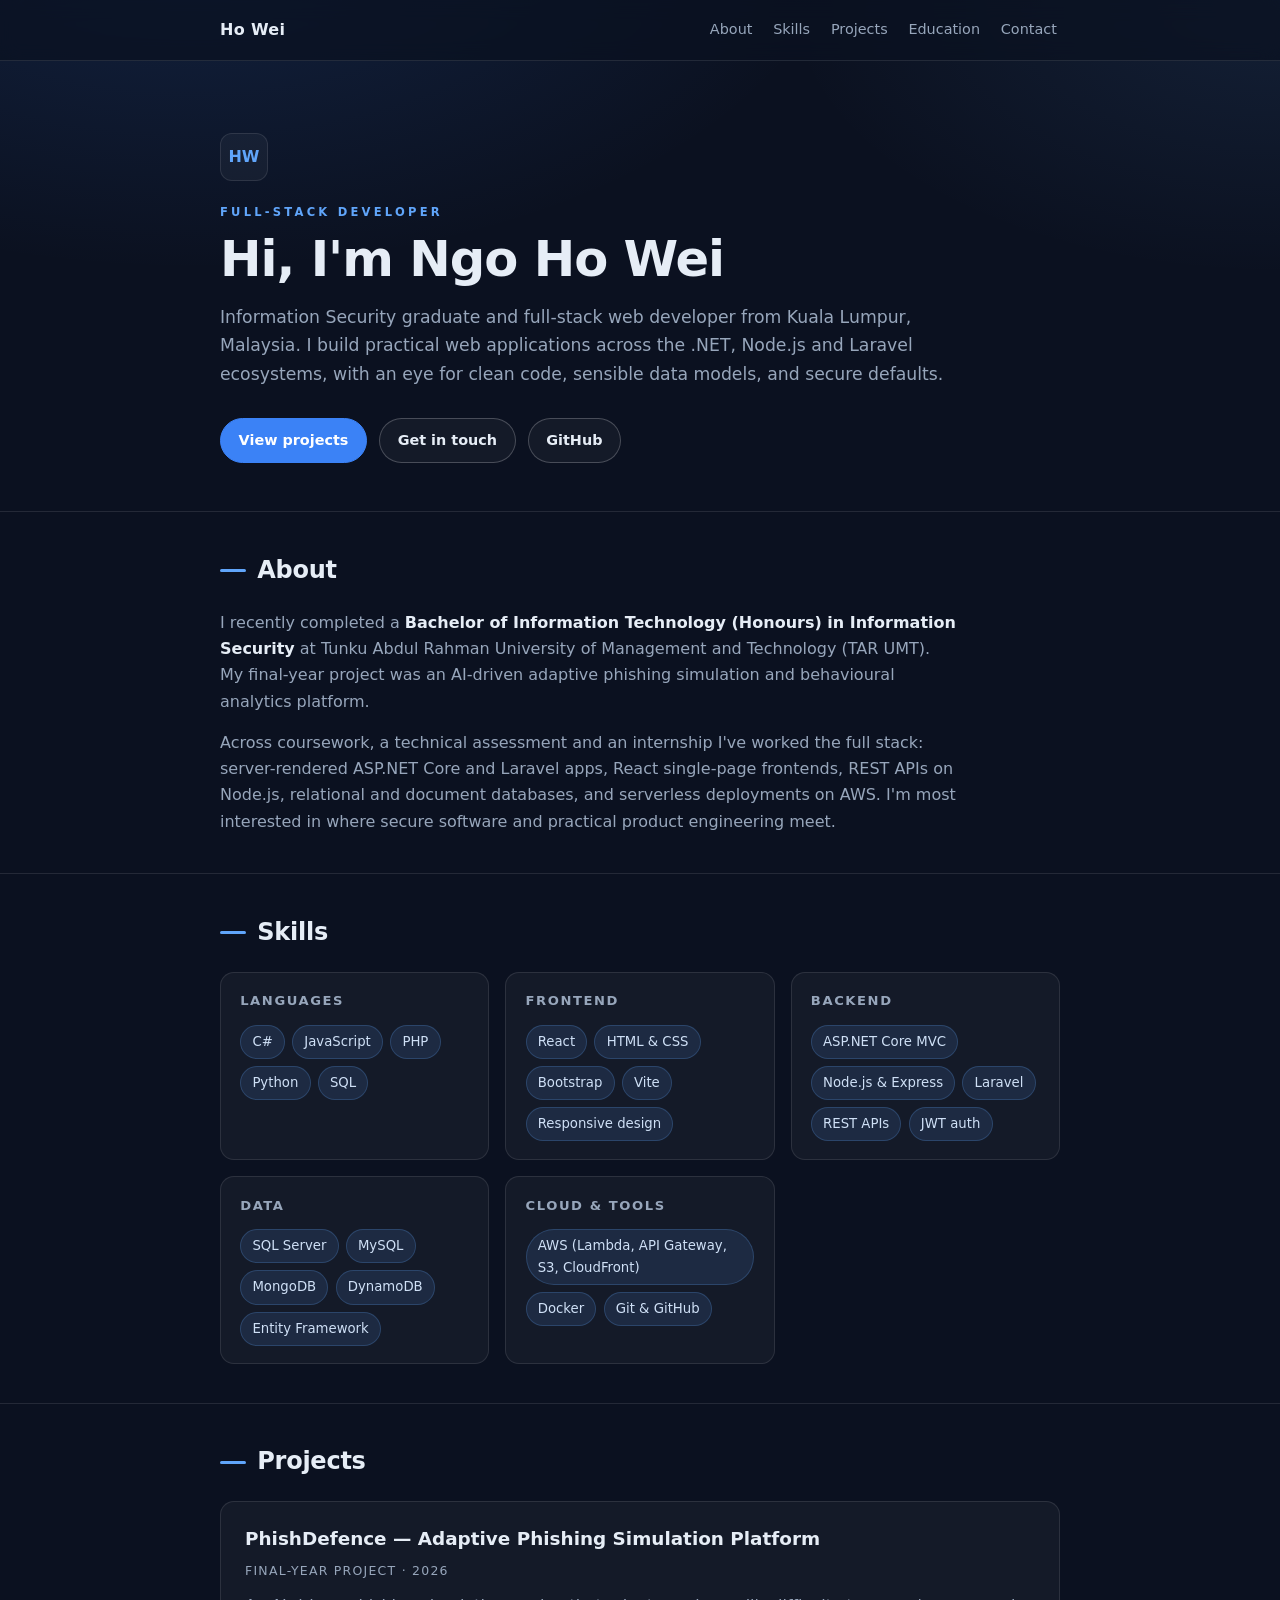
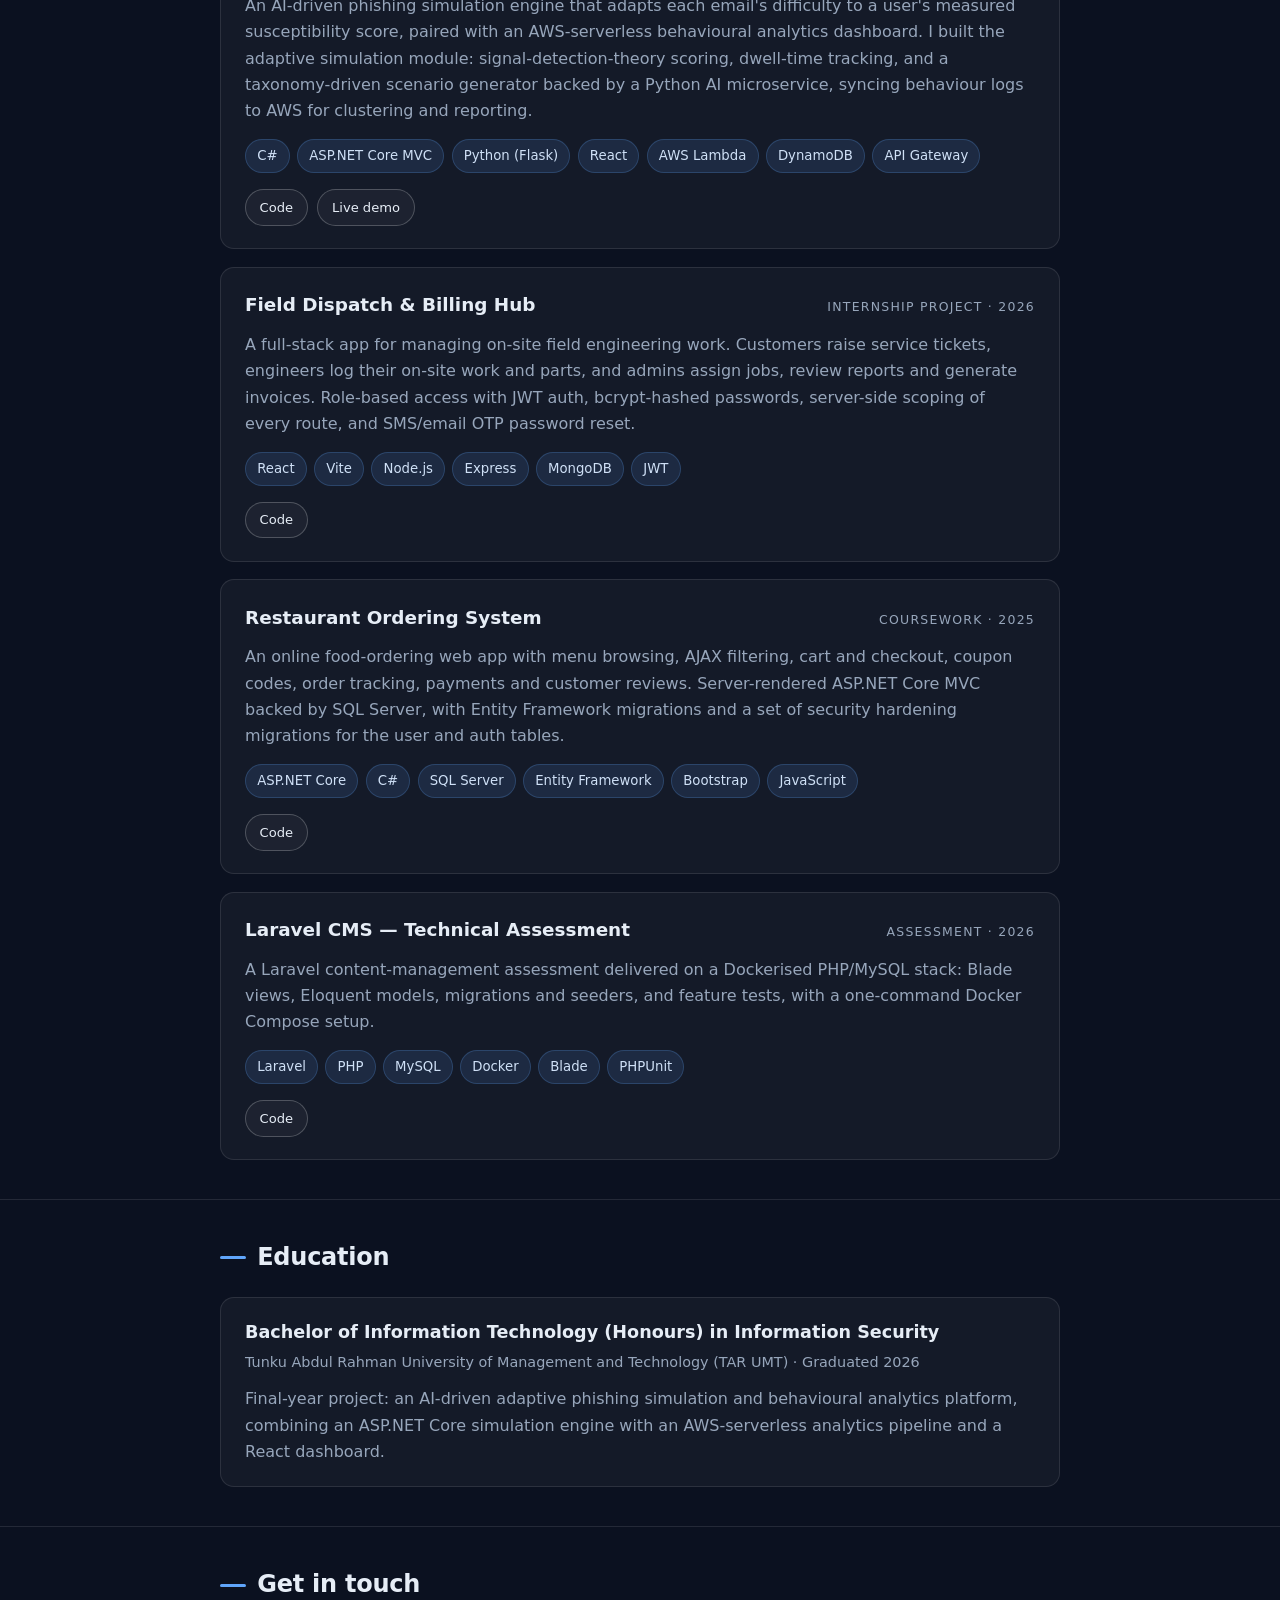
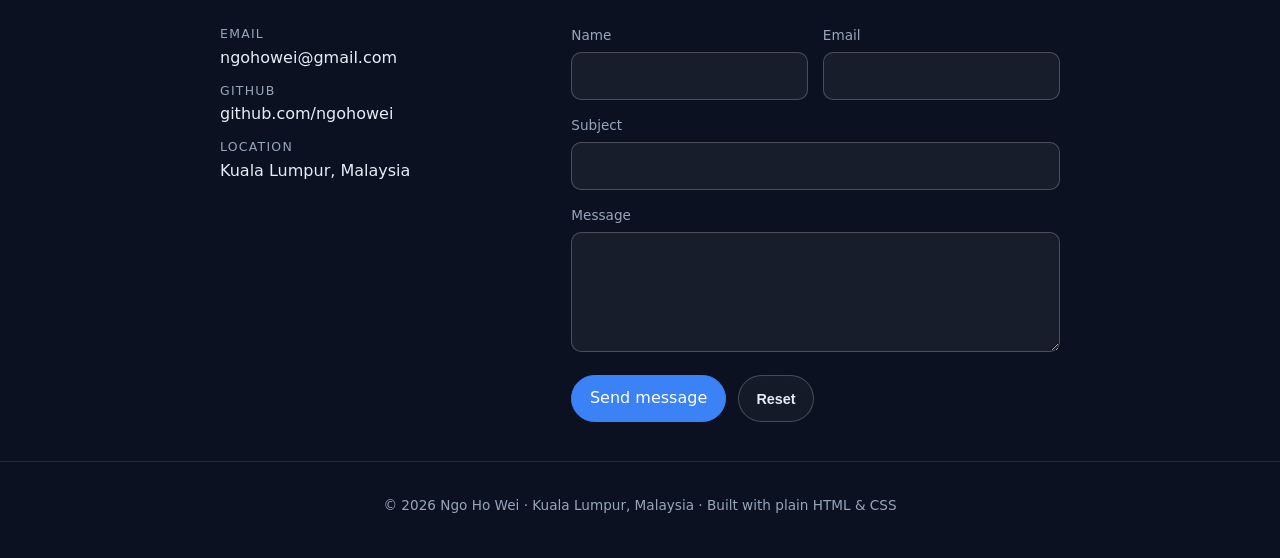
<file: index.html>
<!DOCTYPE html>
<html lang="en">

<head>
	<meta charset="utf-8" />
	<meta name="viewport" content="width=device-width, initial-scale=1" />
	<title>Ngo Ho Wei — Full-Stack Developer</title>
	<meta name="description"
		content="Ngo Ho Wei (Ho Wei) is an Information Security graduate and full-stack web developer from Kuala Lumpur, Malaysia, working across .NET, Node.js and Laravel." />
	<meta name="author" content="Ngo Ho Wei" />
	<meta name="theme-color" content="#0b1120" />

	<!-- Open Graph / social -->
	<meta property="og:type" content="website" />
	<meta property="og:title" content="Ngo Ho Wei — Full-Stack Developer" />
	<meta property="og:description"
		content="Full-stack web developer from Kuala Lumpur, Malaysia. Projects across .NET, Node.js, React and Laravel." />
	<meta property="og:url" content="https://ngohowei.github.io/NgoHoWei-Portfilio/" />
	<meta name="twitter:card" content="summary" />

	<link rel="canonical" href="https://ngohowei.github.io/NgoHoWei-Portfilio/" />
	<link rel="icon"
		href="data:image/svg+xml,%3Csvg xmlns='http://www.w3.org/2000/svg' viewBox='0 0 32 32'%3E%3Crect width='32' height='32' rx='7' fill='%230b1120'/%3E%3Ctext x='16' y='22' font-family='Segoe UI,Helvetica,Arial,sans-serif' font-size='16' font-weight='700' fill='%2360a5fa' text-anchor='middle'%3EHW%3C/text%3E%3C/svg%3E" />

	<style>
		:root {
			--bg: #0b1120;
			--bg-soft: #0f172a;
			--surface: rgba(255, 255, 255, 0.04);
			--surface-hover: rgba(255, 255, 255, 0.07);
			--border: rgba(255, 255, 255, 0.10);
			--border-strong: rgba(255, 255, 255, 0.22);
			--text: #e6edf6;
			--text-muted: #97a6bb;
			--accent: #60a5fa;
			--accent-strong: #3b82f6;
			--radius: 14px;
			--maxw: 880px;
			--font: "Segoe UI", system-ui, -apple-system, "Helvetica Neue", Arial, sans-serif;
		}

		* {
			box-sizing: border-box;
			margin: 0;
			padding: 0;
		}

		html {
			scroll-behavior: smooth;
			scroll-padding-top: 84px;
		}

		body {
			font-family: var(--font);
			color: var(--text);
			line-height: 1.65;
			background:
				radial-gradient(1100px 600px at 15% -10%, rgba(59, 130, 246, 0.16), transparent 60%),
				radial-gradient(900px 500px at 100% 0%, rgba(96, 165, 250, 0.10), transparent 55%),
				var(--bg);
			background-attachment: fixed;
			-webkit-font-smoothing: antialiased;
		}

		a {
			color: var(--accent);
			text-decoration: none;
		}

		a:hover {
			text-decoration: underline;
		}

		img {
			max-width: 100%;
		}

		:focus-visible {
			outline: 2px solid var(--accent);
			outline-offset: 3px;
			border-radius: 4px;
		}

		.skip-link {
			position: absolute;
			left: -9999px;
			top: 0;
			background: var(--accent-strong);
			color: #fff;
			padding: 0.6rem 1rem;
			border-radius: 0 0 8px 0;
			z-index: 200;
		}

		.skip-link:focus {
			left: 0;
		}

		.wrap {
			max-width: var(--maxw);
			margin: 0 auto;
			padding: 0 1.25rem;
		}

		/* ---------- Header / nav ---------- */
		.site-header {
			position: sticky;
			top: 0;
			z-index: 100;
			backdrop-filter: blur(10px);
			background: rgba(11, 17, 32, 0.72);
			border-bottom: 1px solid var(--border);
		}

		.site-header .wrap {
			display: flex;
			align-items: center;
			justify-content: space-between;
			gap: 1rem;
			min-height: 60px;
		}

		.brand {
			font-weight: 700;
			color: var(--text);
			letter-spacing: 0.02em;
		}

		.brand:hover {
			text-decoration: none;
			color: var(--accent);
		}

		.nav {
			display: flex;
			flex-wrap: wrap;
			gap: 0.35rem 0.9rem;
			justify-content: flex-end;
		}

		.nav a {
			color: var(--text-muted);
			font-size: 0.9rem;
			padding: 0.3rem 0.2rem;
		}

		.nav a:hover {
			color: var(--text);
			text-decoration: none;
		}

		/* ---------- Buttons ---------- */
		.btn {
			display: inline-flex;
			align-items: center;
			gap: 0.5rem;
			padding: 0.6rem 1.1rem;
			border-radius: 999px;
			border: 1px solid var(--border-strong);
			background: var(--surface);
			color: var(--text);
			font-size: 0.9rem;
			font-weight: 600;
			transition: background 0.2s, border-color 0.2s, transform 0.2s;
		}

		.btn:hover {
			background: var(--surface-hover);
			border-color: var(--accent);
			text-decoration: none;
			transform: translateY(-1px);
		}

		.btn.primary {
			background: var(--accent-strong);
			border-color: var(--accent-strong);
			color: #fff;
		}

		.btn.primary:hover {
			background: #2f6fe0;
		}

		.btn.small {
			padding: 0.4rem 0.85rem;
			font-size: 0.82rem;
			font-weight: 500;
		}

		/* ---------- Hero ---------- */
		.hero {
			padding: 4.5rem 0 3rem;
		}

		.hero .mark {
			display: inline-flex;
			align-items: center;
			justify-content: center;
			width: 3rem;
			height: 3rem;
			border-radius: 12px;
			background: var(--surface);
			border: 1px solid var(--border);
			font-weight: 700;
			color: var(--accent);
			margin-bottom: 1.4rem;
		}

		.hero .eyebrow {
			text-transform: uppercase;
			letter-spacing: 0.28em;
			font-size: 0.72rem;
			color: var(--accent);
			font-weight: 600;
		}

		.hero h1 {
			font-size: clamp(2rem, 6vw, 3.1rem);
			line-height: 1.1;
			margin: 0.6rem 0 1rem;
			letter-spacing: -0.02em;
		}

		.hero p.lead {
			color: var(--text-muted);
			font-size: 1.08rem;
			max-width: 46rem;
		}

		.hero .actions {
			display: flex;
			flex-wrap: wrap;
			gap: 0.75rem;
			margin-top: 1.9rem;
		}

		/* ---------- Sections ---------- */
		section {
			padding: 2.4rem 0;
			border-top: 1px solid var(--border);
		}

		section h2 {
			font-size: 1.5rem;
			letter-spacing: -0.01em;
			margin-bottom: 1.2rem;
		}

		section h2::before {
			content: "";
			display: inline-block;
			width: 26px;
			height: 3px;
			border-radius: 3px;
			background: var(--accent);
			vertical-align: middle;
			margin-right: 0.7rem;
		}

		.prose p+p {
			margin-top: 0.9rem;
		}

		.prose {
			color: var(--text-muted);
			max-width: 46rem;
		}

		.prose strong {
			color: var(--text);
			font-weight: 600;
		}

		/* ---------- Skills ---------- */
		.skill-groups {
			display: grid;
			grid-template-columns: repeat(auto-fit, minmax(220px, 1fr));
			gap: 1rem;
		}

		.skill-group {
			background: var(--surface);
			border: 1px solid var(--border);
			border-radius: var(--radius);
			padding: 1.1rem 1.2rem;
		}

		.skill-group h3 {
			font-size: 0.82rem;
			text-transform: uppercase;
			letter-spacing: 0.12em;
			color: var(--text-muted);
			margin-bottom: 0.8rem;
		}

		.tags {
			display: flex;
			flex-wrap: wrap;
			gap: 0.45rem;
			list-style: none;
		}

		.tags li {
			font-size: 0.83rem;
			padding: 0.32rem 0.7rem;
			border-radius: 999px;
			background: rgba(96, 165, 250, 0.12);
			border: 1px solid rgba(96, 165, 250, 0.22);
			color: #cfe0f6;
		}

		/* ---------- Projects ---------- */
		.projects {
			display: grid;
			gap: 1.1rem;
		}

		.project {
			background: var(--surface);
			border: 1px solid var(--border);
			border-radius: var(--radius);
			padding: 1.4rem 1.5rem;
			transition: border-color 0.2s, background 0.2s;
		}

		.project:hover {
			border-color: var(--border-strong);
			background: var(--surface-hover);
		}

		.project-head {
			display: flex;
			flex-wrap: wrap;
			align-items: baseline;
			justify-content: space-between;
			gap: 0.4rem 1rem;
		}

		.project-head h3 {
			font-size: 1.15rem;
		}

		.project-context {
			font-size: 0.78rem;
			text-transform: uppercase;
			letter-spacing: 0.1em;
			color: var(--text-muted);
			white-space: nowrap;
		}

		.project p.desc {
			color: var(--text-muted);
			margin: 0.7rem 0 0.9rem;
		}

		.project .tags {
			margin-bottom: 1rem;
		}

		.project-links {
			display: flex;
			flex-wrap: wrap;
			gap: 0.6rem;
		}

		/* ---------- Education ---------- */
		.edu {
			background: var(--surface);
			border: 1px solid var(--border);
			border-radius: var(--radius);
			padding: 1.3rem 1.5rem;
		}

		.edu h3 {
			font-size: 1.1rem;
		}

		.edu .meta {
			color: var(--text-muted);
			font-size: 0.9rem;
			margin: 0.25rem 0 0.7rem;
		}

		.edu p {
			color: var(--text-muted);
		}

		/* ---------- Contact ---------- */
		.contact-grid {
			display: grid;
			gap: 1.6rem;
			grid-template-columns: 1fr;
		}

		@media (min-width: 720px) {
			.contact-grid {
				grid-template-columns: 0.8fr 1.2fr;
			}
		}

		.contact-links {
			list-style: none;
			display: flex;
			flex-direction: column;
			gap: 0.6rem;
		}

		.contact-links a {
			color: var(--text);
		}

		.contact-links span {
			display: block;
			font-size: 0.78rem;
			text-transform: uppercase;
			letter-spacing: 0.1em;
			color: var(--text-muted);
		}

		form .field {
			margin-bottom: 0.9rem;
		}

		form .row {
			display: grid;
			gap: 0.9rem;
		}

		@media (min-width: 520px) {
			form .row {
				grid-template-columns: 1fr 1fr;
			}
		}

		label {
			display: block;
			font-size: 0.85rem;
			margin-bottom: 0.35rem;
			color: var(--text-muted);
		}

		input,
		textarea {
			width: 100%;
			font: inherit;
			color: var(--text);
			background: rgba(255, 255, 255, 0.05);
			border: 1px solid var(--border-strong);
			border-radius: 10px;
			padding: 0.6rem 0.75rem;
		}

		input:focus,
		textarea:focus {
			outline: none;
			border-color: var(--accent);
			background: rgba(255, 255, 255, 0.08);
		}

		textarea {
			resize: vertical;
			min-height: 120px;
		}

		form .actions {
			display: flex;
			gap: 0.75rem;
			margin-top: 0.4rem;
		}

		button[type="submit"] {
			font: inherit;
			cursor: pointer;
		}

		/* ---------- Footer ---------- */
		.site-footer {
			border-top: 1px solid var(--border);
			padding: 2rem 0 2.6rem;
			color: var(--text-muted);
			font-size: 0.85rem;
			text-align: center;
		}

		@media (prefers-reduced-motion: reduce) {
			html {
				scroll-behavior: auto;
			}

			* {
				transition: none !important;
			}
		}
	</style>
</head>

<body>
	<a class="skip-link" href="#main">Skip to content</a>

	<header class="site-header">
		<div class="wrap">
			<a class="brand" href="#top">Ho&nbsp;Wei</a>
			<nav class="nav" aria-label="Primary">
				<a href="#about">About</a>
				<a href="#skills">Skills</a>
				<a href="#projects">Projects</a>
				<a href="#education">Education</a>
				<a href="#contact">Contact</a>
			</nav>
		</div>
	</header>

	<a id="top"></a>

	<main id="main">
		<section class="hero" style="border-top:0">
			<div class="wrap">
				<span class="mark">HW</span>
				<p class="eyebrow">Full-Stack Developer</p>
				<h1>Hi, I'm Ngo Ho Wei</h1>
				<p class="lead">
					Information Security graduate and full-stack web developer from Kuala Lumpur, Malaysia.
					I build practical web applications across the .NET, Node.js and Laravel ecosystems,
					with an eye for clean code, sensible data models, and secure defaults.
				</p>
				<div class="actions">
					<a class="btn primary" href="#projects">View projects</a>
					<a class="btn" href="#contact">Get in touch</a>
					<a class="btn" href="https://github.com/ngohowei" target="_blank" rel="noopener">GitHub</a>
				</div>
			</div>
		</section>

		<section id="about">
			<div class="wrap">
				<h2>About</h2>
				<div class="prose">
					<p>
						I recently completed a <strong>Bachelor of Information Technology (Honours) in Information
							Security</strong> at Tunku Abdul Rahman University of Management and Technology (TAR UMT).
						My final-year project was an AI-driven adaptive phishing simulation and behavioural
						analytics platform.
					</p>
					<p>
						Across coursework, a technical assessment and an internship I've worked the full stack:
						server-rendered ASP.NET Core and Laravel apps, React single-page frontends, REST APIs on
						Node.js, relational and document databases, and serverless deployments on AWS. I'm most
						interested in where secure software and practical product engineering meet.
					</p>
				</div>
			</div>
		</section>

		<section id="skills">
			<div class="wrap">
				<h2>Skills</h2>
				<div class="skill-groups">
					<div class="skill-group">
						<h3>Languages</h3>
						<ul class="tags">
							<li>C#</li>
							<li>JavaScript</li>
							<li>PHP</li>
							<li>Python</li>
							<li>SQL</li>
						</ul>
					</div>
					<div class="skill-group">
						<h3>Frontend</h3>
						<ul class="tags">
							<li>React</li>
							<li>HTML &amp; CSS</li>
							<li>Bootstrap</li>
							<li>Vite</li>
							<li>Responsive design</li>
						</ul>
					</div>
					<div class="skill-group">
						<h3>Backend</h3>
						<ul class="tags">
							<li>ASP.NET Core MVC</li>
							<li>Node.js &amp; Express</li>
							<li>Laravel</li>
							<li>REST APIs</li>
							<li>JWT auth</li>
						</ul>
					</div>
					<div class="skill-group">
						<h3>Data</h3>
						<ul class="tags">
							<li>SQL Server</li>
							<li>MySQL</li>
							<li>MongoDB</li>
							<li>DynamoDB</li>
							<li>Entity Framework</li>
						</ul>
					</div>
					<div class="skill-group">
						<h3>Cloud &amp; Tools</h3>
						<ul class="tags">
							<li>AWS (Lambda, API Gateway, S3, CloudFront)</li>
							<li>Docker</li>
							<li>Git &amp; GitHub</li>
						</ul>
					</div>
				</div>
			</div>
		</section>

		<section id="projects">
			<div class="wrap">
				<h2>Projects</h2>
				<div class="projects">

					<article class="project">
						<div class="project-head">
							<h3>PhishDefence — Adaptive Phishing Simulation Platform</h3>
							<span class="project-context">Final-year project · 2026</span>
						</div>
						<p class="desc">
							An AI-driven phishing simulation engine that adapts each email's difficulty to a user's
							measured susceptibility score, paired with an AWS-serverless behavioural analytics
							dashboard. I built the adaptive simulation module: signal-detection-theory scoring,
							dwell-time tracking, and a taxonomy-driven scenario generator backed by a Python AI
							microservice, syncing behaviour logs to AWS for clustering and reporting.
						</p>
						<ul class="tags">
							<li>C#</li>
							<li>ASP.NET Core MVC</li>
							<li>Python (Flask)</li>
							<li>React</li>
							<li>AWS Lambda</li>
							<li>DynamoDB</li>
							<li>API Gateway</li>
						</ul>
						<div class="project-links">
							<a class="btn small" href="https://github.com/ngohowei/FYP-PhishDefence" target="_blank"
								rel="noopener">Code</a>
							<a class="btn small" href="https://d2j8th9vc8seiq.cloudfront.net" target="_blank"
								rel="noopener">Live demo</a>
						</div>
					</article>

					<article class="project">
						<div class="project-head">
							<h3>Field Dispatch &amp; Billing Hub</h3>
							<span class="project-context">Internship project · 2026</span>
						</div>
						<p class="desc">
							A full-stack app for managing on-site field engineering work. Customers raise service
							tickets, engineers log their on-site work and parts, and admins assign jobs, review
							reports and generate invoices. Role-based access with JWT auth, bcrypt-hashed passwords,
							server-side scoping of every route, and SMS/email OTP password reset.
						</p>
						<ul class="tags">
							<li>React</li>
							<li>Vite</li>
							<li>Node.js</li>
							<li>Express</li>
							<li>MongoDB</li>
							<li>JWT</li>
						</ul>
						<div class="project-links">
							<a class="btn small" href="https://github.com/ngohowei/InternProject" target="_blank"
								rel="noopener">Code</a>
						</div>
					</article>

					<article class="project">
						<div class="project-head">
							<h3>Restaurant Ordering System</h3>
							<span class="project-context">Coursework · 2025</span>
						</div>
						<p class="desc">
							An online food-ordering web app with menu browsing, AJAX filtering, cart and checkout,
							coupon codes, order tracking, payments and customer reviews. Server-rendered ASP.NET
							Core MVC backed by SQL Server, with Entity Framework migrations and a set of security
							hardening migrations for the user and auth tables.
						</p>
						<ul class="tags">
							<li>ASP.NET Core</li>
							<li>C#</li>
							<li>SQL Server</li>
							<li>Entity Framework</li>
							<li>Bootstrap</li>
							<li>JavaScript</li>
						</ul>
						<div class="project-links">
							<a class="btn small" href="https://github.com/ngohowei/Y2S3WebAss" target="_blank"
								rel="noopener">Code</a>
						</div>
					</article>

					<article class="project">
						<div class="project-head">
							<h3>Laravel CMS — Technical Assessment</h3>
							<span class="project-context">Assessment · 2026</span>
						</div>
						<p class="desc">
							A Laravel content-management assessment delivered on a Dockerised PHP/MySQL stack:
							Blade views, Eloquent models, migrations and seeders, and feature tests, with a
							one-command Docker Compose setup.
						</p>
						<ul class="tags">
							<li>Laravel</li>
							<li>PHP</li>
							<li>MySQL</li>
							<li>Docker</li>
							<li>Blade</li>
							<li>PHPUnit</li>
						</ul>
						<div class="project-links">
							<a class="btn small" href="https://github.com/ngohowei/laravel-cms-assessment" target="_blank"
								rel="noopener">Code</a>
						</div>
					</article>

				</div>
			</div>
		</section>

		<section id="education">
			<div class="wrap">
				<h2>Education</h2>
				<div class="edu">
					<h3>Bachelor of Information Technology (Honours) in Information Security</h3>
					<p class="meta">Tunku Abdul Rahman University of Management and Technology (TAR UMT) · Graduated 2026</p>
					<p>
						Final-year project: an AI-driven adaptive phishing simulation and behavioural analytics
						platform, combining an ASP.NET Core simulation engine with an AWS-serverless analytics
						pipeline and a React dashboard.
					</p>
				</div>
			</div>
		</section>

		<section id="contact">
			<div class="wrap">
				<h2>Get in touch</h2>
				<div class="contact-grid">
					<ul class="contact-links">
						<li><span>Email</span><a href="mailto:ngohowei@gmail.com">ngohowei@gmail.com</a></li>
						<li><span>GitHub</span><a href="https://github.com/ngohowei" target="_blank"
								rel="noopener">github.com/ngohowei</a></li>
						<li><span>Location</span>Kuala Lumpur, Malaysia</li>
					</ul>

					<form action="https://formspree.io/f/manwqyqz" method="POST">
						<div class="row">
							<div class="field">
								<label for="name">Name</label>
								<input type="text" name="name" id="name" required />
							</div>
							<div class="field">
								<label for="email">Email</label>
								<input type="email" name="email" id="email" required />
							</div>
						</div>
						<div class="field">
							<label for="subject">Subject</label>
							<input type="text" name="subject" id="subject" required />
						</div>
						<div class="field">
							<label for="message">Message</label>
							<textarea name="message" id="message" required></textarea>
						</div>
						<div class="actions">
							<button class="btn primary" type="submit">Send message</button>
							<button class="btn" type="reset">Reset</button>
						</div>
					</form>
				</div>
			</div>
		</section>
	</main>

	<footer class="site-footer">
		<div class="wrap">
			<p>© <span id="year">2026</span> Ngo Ho Wei · Kuala Lumpur, Malaysia · Built with plain HTML &amp; CSS</p>
		</div>
	</footer>

	<script>
		document.getElementById("year").textContent = new Date().getFullYear();
	</script>
</body>

</html>
</file>
